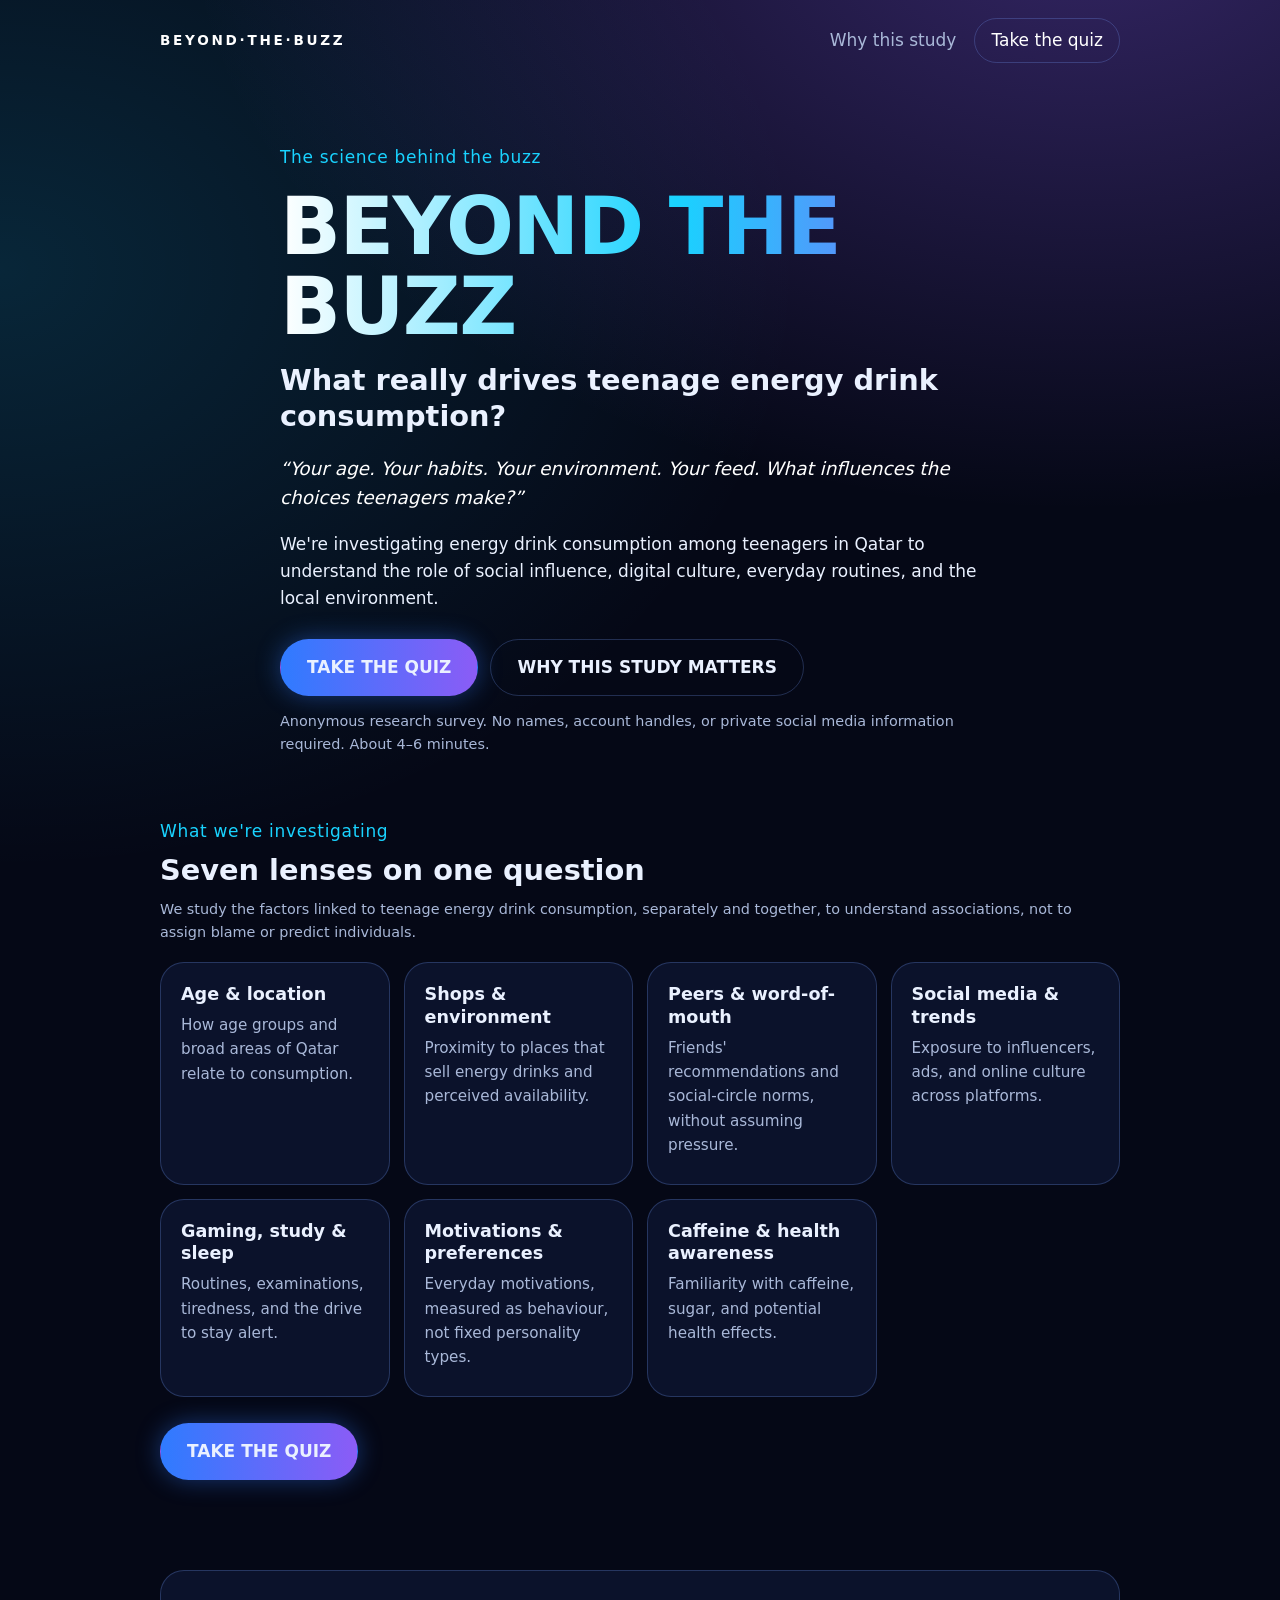
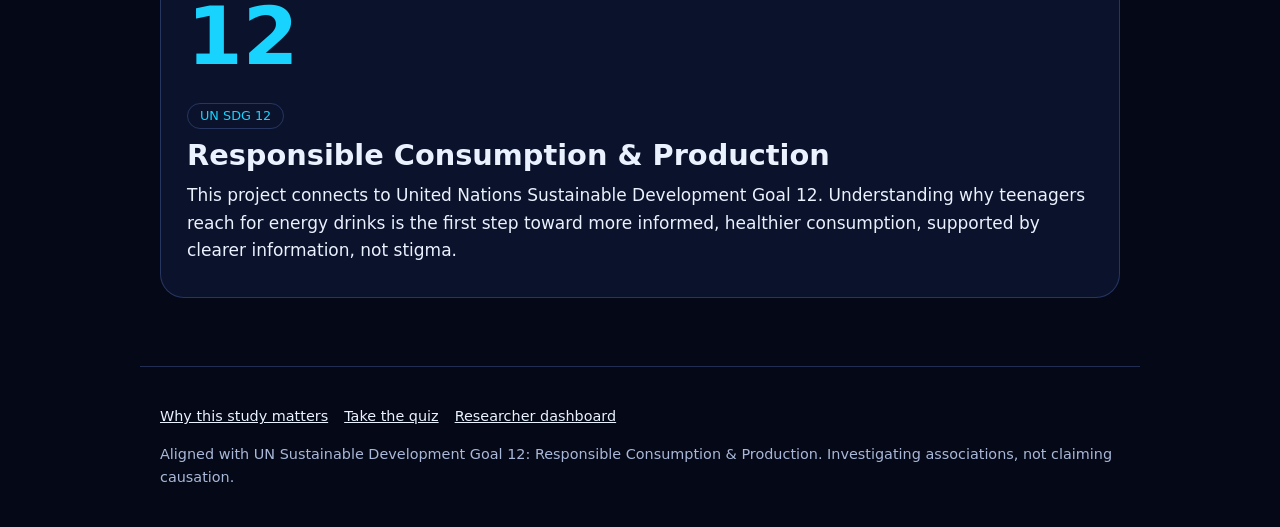
<file: index.html>
<!doctype html><html lang="en"><head><meta charset="utf-8"><meta name="viewport" content="width=device-width,initial-scale=1"><link rel="stylesheet" href="css/style.css"><title>Beyond the Buzz | Teenage energy drink research, Qatar</title><meta name="description" content="An anonymous research survey on teenage energy drink habits in Qatar."></head><body>
<header class="top"><a class="logo" href="index.html">BEYOND·THE·BUZZ</a><nav><a href="why.html">Why this study</a><a class="pill" href="survey.html">Take the quiz</a></nav></header>
<main>
<section id="hero" class="wrap">
<p class="eyebrow">The science behind the buzz</p>
<h1>BEYOND THE BUZZ</h1>
<h2>What really drives teenage energy drink consumption?</h2>
<p class="lead">“Your age. Your habits. Your environment. Your feed. What influences the choices teenagers make?”</p>
<p>We're investigating energy drink consumption among teenagers in Qatar to understand the role of social influence, digital culture, everyday routines, and the local environment.</p>
<div class="btns"><a href="survey.html" class="btn primary">TAKE THE QUIZ</a><a href="why.html" class="btn">WHY THIS STUDY MATTERS</a></div>
<p class="note">Anonymous research survey. No names, account handles, or private social media information required. About 4–6 minutes.</p>
</section>
<section class="wrap wide">
<p class="eyebrow">What we're investigating</p><h2>Seven lenses on one question</h2>
<p class="note">We study the factors linked to teenage energy drink consumption, separately and together, to understand associations, not to assign blame or predict individuals.</p>
<div class="grid">
<div class="card"><h3>Age &amp; location</h3><p>How age groups and broad areas of Qatar relate to consumption.</p></div>
<div class="card"><h3>Shops &amp; environment</h3><p>Proximity to places that sell energy drinks and perceived availability.</p></div>
<div class="card"><h3>Peers &amp; word-of-mouth</h3><p>Friends' recommendations and social-circle norms, without assuming pressure.</p></div>
<div class="card"><h3>Social media &amp; trends</h3><p>Exposure to influencers, ads, and online culture across platforms.</p></div>
<div class="card"><h3>Gaming, study &amp; sleep</h3><p>Routines, examinations, tiredness, and the drive to stay alert.</p></div>
<div class="card"><h3>Motivations &amp; preferences</h3><p>Everyday motivations, measured as behaviour, not fixed personality types.</p></div>
<div class="card"><h3>Caffeine &amp; health awareness</h3><p>Familiarity with caffeine, sugar, and potential health effects.</p></div>
</div>
<div class="btns"><a href="survey.html" class="btn primary">TAKE THE QUIZ</a></div>
</section>
<section class="wrap wide"><div class="card sdg"><b>12</b><div><span class="tag">UN SDG 12</span><h2>Responsible Consumption &amp; Production</h2><p>This project connects to United Nations Sustainable Development Goal 12. Understanding why teenagers reach for energy drinks is the first step toward more informed, healthier consumption, supported by clearer information, not stigma.</p></div></div></section>
</main>
<footer><p><a href="why.html">Why this study matters</a><a href="survey.html">Take the quiz</a><a href="dashboard.html">Researcher dashboard</a></p><p>Aligned with UN Sustainable Development Goal 12: Responsible Consumption &amp; Production. Investigating associations, not claiming causation.</p></footer>
</body></html>
</file>
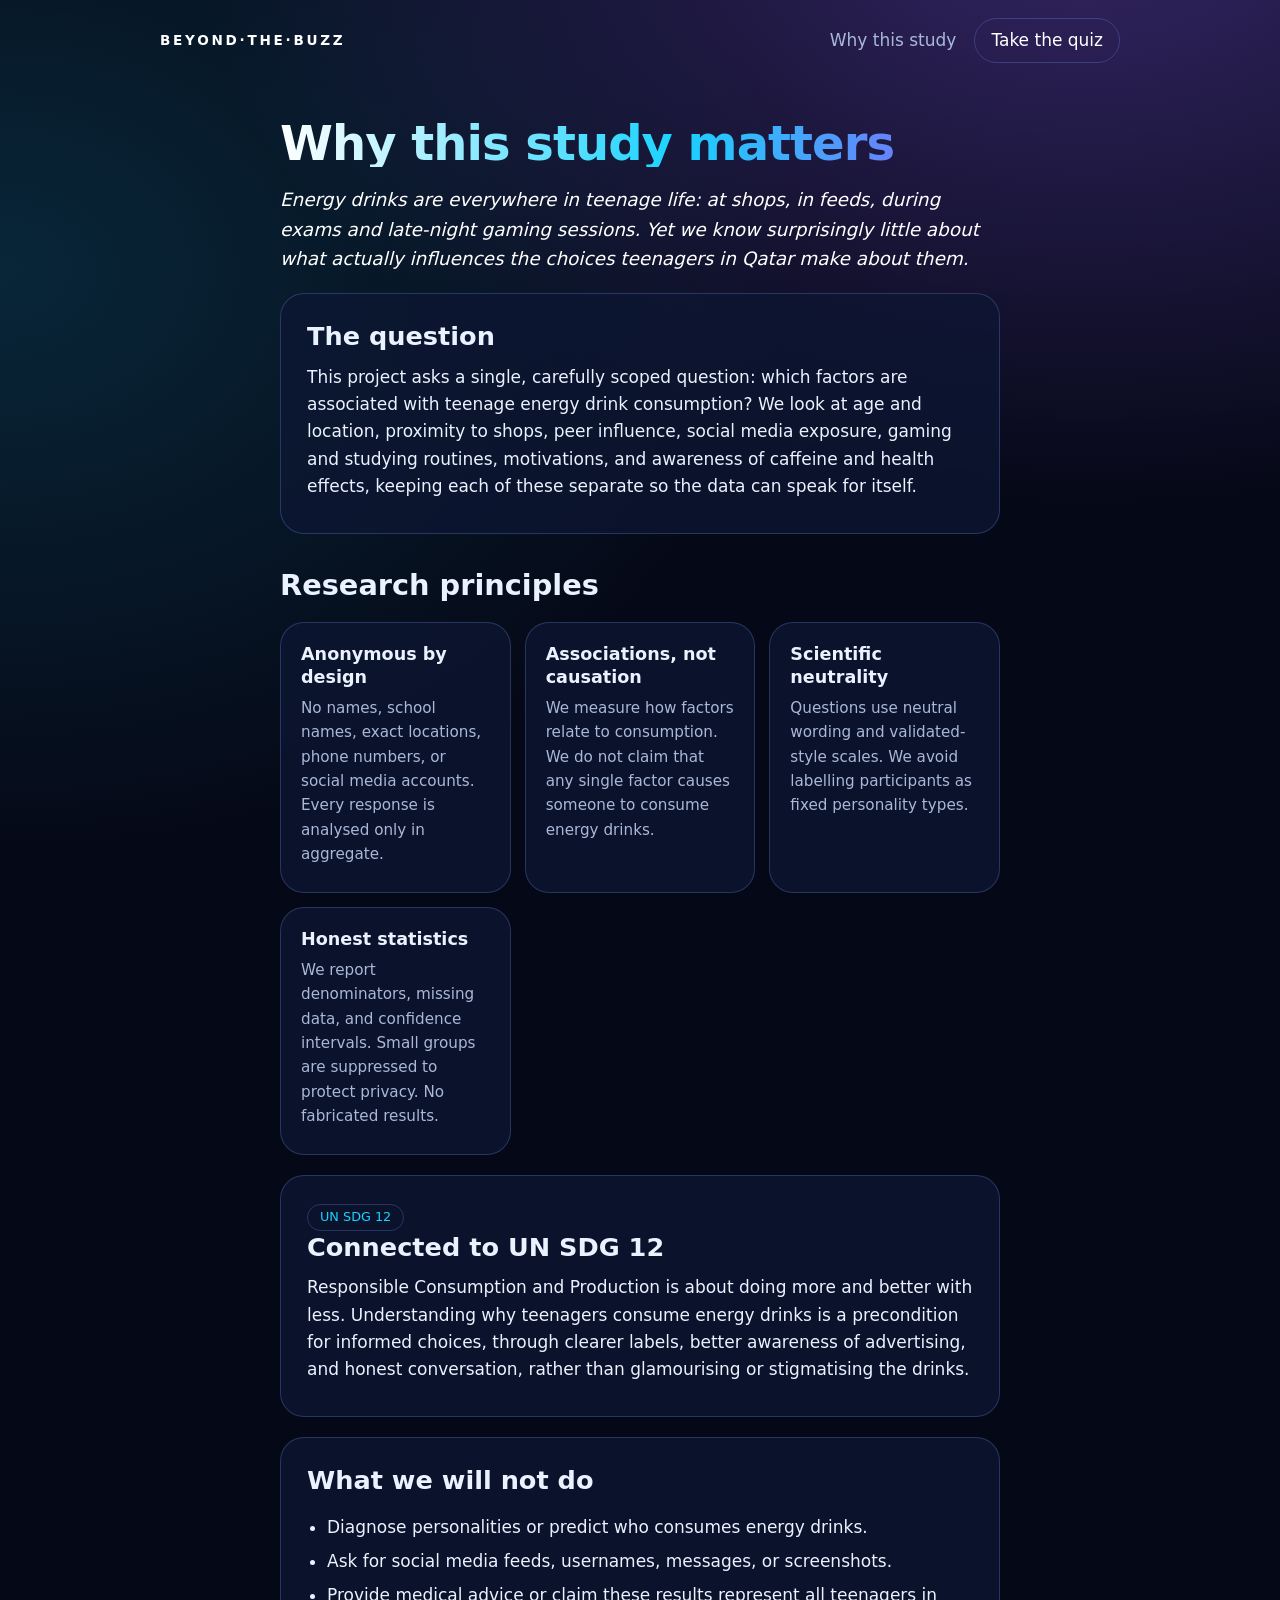
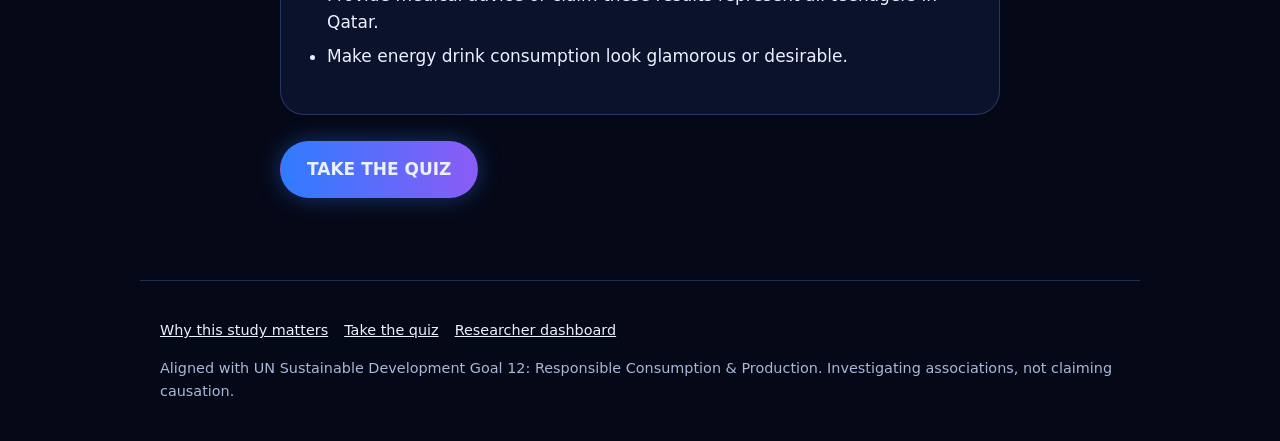
<file: why.html>
<!doctype html><html lang="en"><head><meta charset="utf-8"><meta name="viewport" content="width=device-width,initial-scale=1"><link rel="stylesheet" href="css/style.css"><title>Why this study matters | Beyond the Buzz</title></head><body>
<header class="top"><a class="logo" href="index.html">BEYOND·THE·BUZZ</a><nav><a href="why.html">Why this study</a><a class="pill" href="survey.html">Take the quiz</a></nav></header>
<main class="wrap">
<h1 class="sm">Why this study matters</h1>
<p class="lead">Energy drinks are everywhere in teenage life: at shops, in feeds, during exams and late-night gaming sessions. Yet we know surprisingly little about what actually influences the choices teenagers in Qatar make about them.</p>
<div class="card"><h3>The question</h3><p>This project asks a single, carefully scoped question: which factors are associated with teenage energy drink consumption? We look at age and location, proximity to shops, peer influence, social media exposure, gaming and studying routines, motivations, and awareness of caffeine and health effects, keeping each of these separate so the data can speak for itself.</p></div>
<h2 style="margin-top:1.2em">Research principles</h2>
<div class="grid">
<div class="card"><h3>Anonymous by design</h3><p>No names, school names, exact locations, phone numbers, or social media accounts. Every response is analysed only in aggregate.</p></div>
<div class="card"><h3>Associations, not causation</h3><p>We measure how factors relate to consumption. We do not claim that any single factor causes someone to consume energy drinks.</p></div>
<div class="card"><h3>Scientific neutrality</h3><p>Questions use neutral wording and validated-style scales. We avoid labelling participants as fixed personality types.</p></div>
<div class="card"><h3>Honest statistics</h3><p>We report denominators, missing data, and confidence intervals. Small groups are suppressed to protect privacy. No fabricated results.</p></div>
</div>
<div class="card"><span class="tag">UN SDG 12</span><h3>Connected to UN SDG 12</h3><p>Responsible Consumption and Production is about doing more and better with less. Understanding why teenagers consume energy drinks is a precondition for informed choices, through clearer labels, better awareness of advertising, and honest conversation, rather than glamourising or stigmatising the drinks.</p></div>
<div class="card"><h3>What we will not do</h3><ul class="l"><li>Diagnose personalities or predict who consumes energy drinks.</li><li>Ask for social media feeds, usernames, messages, or screenshots.</li><li>Provide medical advice or claim these results represent all teenagers in Qatar.</li><li>Make energy drink consumption look glamorous or desirable.</li></ul></div>
<div class="btns"><a href="survey.html" class="btn primary">TAKE THE QUIZ</a></div>
</main>
<footer><p><a href="why.html">Why this study matters</a><a href="survey.html">Take the quiz</a><a href="dashboard.html">Researcher dashboard</a></p><p>Aligned with UN Sustainable Development Goal 12: Responsible Consumption &amp; Production. Investigating associations, not claiming causation.</p></footer>
</body></html>
</file>
<file: css/style.css>
:root{--bg:#050816;--ink:#eaf1ff;--mut:#a9b8d8;--c1:#2f7bff;--c2:#19d3ff;--c3:#8b5cf6;--card:rgba(14,22,50,.78);--bd:rgba(120,160,255,.25)}
*{box-sizing:border-box}html{scroll-behavior:smooth}
body{margin:0;min-height:100vh;color:var(--ink);font:17px/1.6 system-ui,-apple-system,"Segoe UI",Roboto,sans-serif;background:radial-gradient(900px 600px at 85% -10%,rgba(139,92,246,.35),transparent),radial-gradient(800px 600px at 0 30%,rgba(25,211,255,.15),transparent),var(--bg);background-attachment:fixed}
.top{display:flex;justify-content:space-between;align-items:center;max-width:1000px;margin:0 auto;padding:18px 20px}
.logo{font-weight:800;letter-spacing:.2em;font-size:.85rem;color:#fff;text-decoration:none}
.top nav{display:flex;align-items:center;gap:18px}.top nav a{color:var(--mut);text-decoration:none}
.top nav a:hover{color:#fff}.top nav .pill{color:#fff;border:1px solid var(--bd);border-radius:999px;padding:8px 16px}
.wrap{max-width:760px;margin:0 auto;padding:28px 20px}.wide{max-width:1000px}
#hero{padding-top:7vh}
.eyebrow{color:var(--c2);letter-spacing:.04em;margin:0}
h1{font-size:clamp(2.6rem,9vw,5rem);line-height:1;margin:.2em 0;letter-spacing:-.02em;background:linear-gradient(90deg,#fff,var(--c2) 55%,var(--c3));-webkit-background-clip:text;background-clip:text;color:transparent}
h1.sm{font-size:clamp(2rem,6vw,3rem)}
h2{font-size:clamp(1.3rem,3.6vw,1.8rem);line-height:1.25;margin:.3em 0}
h3{font-size:clamp(1.25rem,4vw,1.6rem);line-height:1.3;margin:.2em 0 .4em}
.lead{font-size:1.15rem;color:#fff;font-style:italic}
.note,.hint{color:var(--mut);font-size:.9rem;margin:.4em 0}
.btns{display:flex;flex-wrap:wrap;gap:12px;margin:26px 0 14px}
.btn{font:inherit;font-weight:700;border-radius:999px;padding:14px 26px;border:1px solid var(--bd);color:var(--ink);background:transparent;cursor:pointer;text-decoration:none;display:inline-block;transition:transform .15s}
.btn.primary{background:linear-gradient(90deg,var(--c1),var(--c3));border-color:transparent;box-shadow:0 0 24px rgba(47,123,255,.4)}
.btn:hover{transform:translateY(-2px)}.btn:disabled{opacity:.5;cursor:default;transform:none}
:focus-visible{outline:3px solid var(--c2);outline-offset:3px}
.card{background:var(--card);border:1px solid var(--bd);border-radius:24px;padding:26px;margin-top:20px}
.card h3{margin-top:0}.card p{margin:.4em 0}
.grid{display:grid;grid-template-columns:repeat(auto-fit,minmax(220px,1fr));gap:14px;margin-top:18px}
.grid .card{margin:0;padding:20px}.grid h3{font-size:1.1rem}.grid p{color:var(--mut);font-size:.95rem}
.tag{display:inline-block;color:var(--c2);border:1px solid var(--bd);border-radius:999px;padding:2px 12px;font-size:.8rem}
.sdg{display:flex;gap:24px;align-items:center;flex-wrap:wrap}.sdg b{font-size:5rem;line-height:1;color:var(--c2)}
ul.l{padding-left:20px}ul.l li{margin:.4em 0}
footer{max-width:1000px;margin:40px auto 0;padding:24px 20px;border-top:1px solid var(--bd);color:var(--mut);font-size:.9rem}
footer a{color:var(--ink);margin-right:16px}
.progress{height:8px;border-radius:99px;background:rgba(255,255,255,.12);overflow:hidden}
.progress i{display:block;height:100%;width:0;background:linear-gradient(90deg,var(--c2),var(--c3));transition:width .4s}
.sec{color:var(--c2);margin:0;font-size:.9rem}
.opts{display:grid;gap:10px;margin:18px 0}
.opts.scale{grid-template-columns:repeat(auto-fit,minmax(130px,1fr))}
.opt{font:inherit;display:flex;align-items:center;gap:14px;text-align:left;color:var(--ink);background:rgba(255,255,255,.04);border:1.5px solid var(--bd);border-radius:16px;padding:14px 16px;cursor:pointer;transition:background .15s,border-color .15s}
.opt::before{content:"";flex:none;width:18px;height:18px;border:2px solid var(--mut);border-radius:50%}
.opt:hover{border-color:var(--c2)}
.opt.on{background:rgba(47,123,255,.28);border-color:var(--c2)}
.opt.on::before{border-color:var(--c2);background:radial-gradient(var(--c2) 45%,transparent 50%)}
.scale .opt{justify-content:center;text-align:center}.scale .opt::before{display:none}
.nav{display:flex;justify-content:space-between;gap:12px;margin-top:8px}
.err{color:#ffb4b4;min-height:1.4em;margin:0}
.rev{margin:0}.rev dt{color:var(--mut);font-size:.85rem;margin-top:12px}.rev dd{margin:0}
.dc{background:var(--card);border:1px solid var(--bd);border-radius:20px;padding:20px;margin:16px 0}
.dc h3{font-size:1.1rem;margin:0 0 10px}.foot{color:var(--mut);font-size:.8rem;margin:10px 0 0}
.r{display:grid;grid-template-columns:minmax(90px,35%) 1fr auto;gap:10px;align-items:center;margin:6px 0;font-size:.9rem}
.r i{height:14px;background:rgba(255,255,255,.1);border-radius:99px;overflow:hidden;display:flex}
.r u{display:block;height:100%;background:linear-gradient(90deg,var(--c1),var(--c2))}
.r em{font-style:normal;color:var(--mut);white-space:nowrap}
.s0{background:#2f7bff!important}.s1{background:#19d3ff!important}.s2{background:#8b5cf6!important}.s3{background:#f5b84b!important}.s4{background:#7ee0a1!important}.s5{background:#9aa5c2!important}.s6{background:#e07ea1!important}
.lg{display:inline-flex;align-items:center;gap:6px;margin:0 12px 8px 0;font-size:.8rem;font-weight:400}.lg u{width:12px;height:12px;border-radius:3px;display:inline-block}
.filters{display:flex;flex-wrap:wrap;gap:10px;margin:14px 0}
select,input{font:inherit;color:var(--ink);background:rgba(255,255,255,.07);border:1px solid var(--bd);border-radius:12px;padding:10px 12px}
select option{color:#000}
.stat{font-size:1.1rem}.stat b{font-size:2.2rem}
@media(prefers-reduced-motion:reduce){*,*::before,*::after{transition:none!important;scroll-behavior:auto!important}}
</file>
